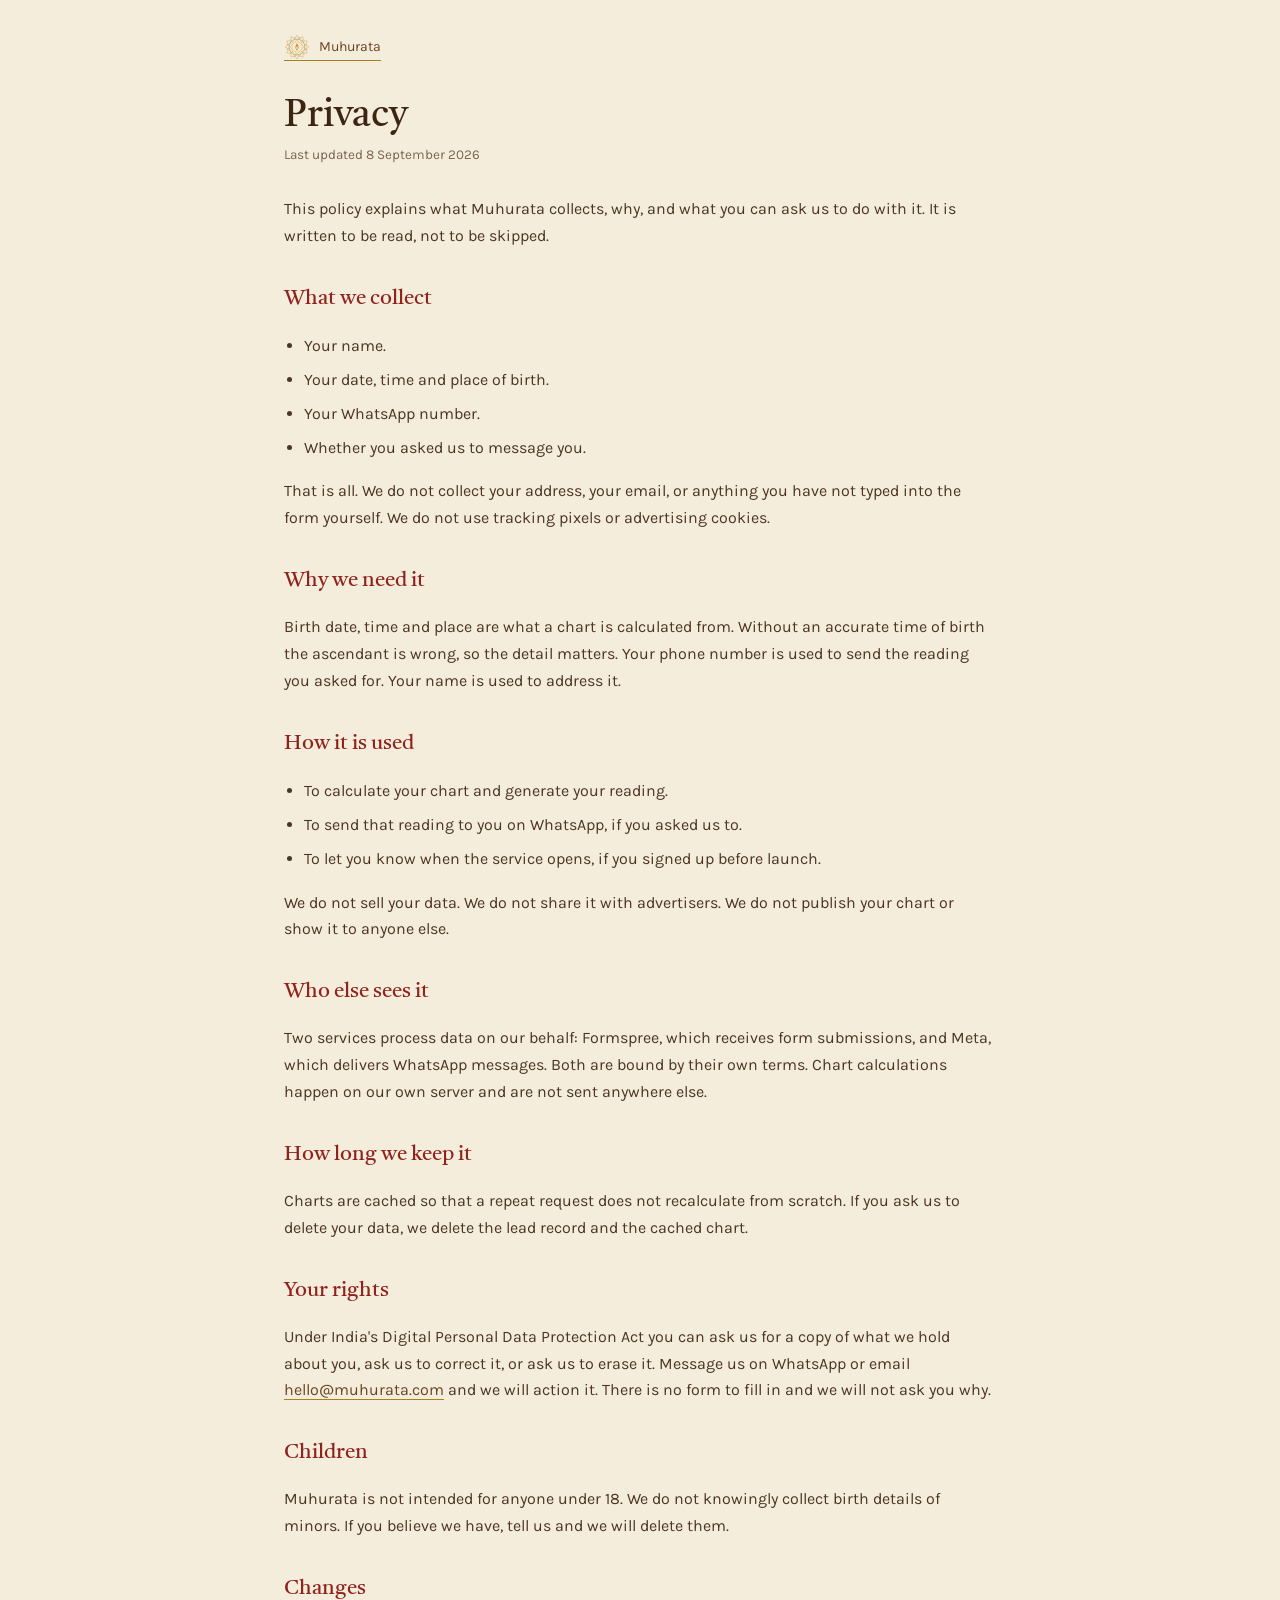
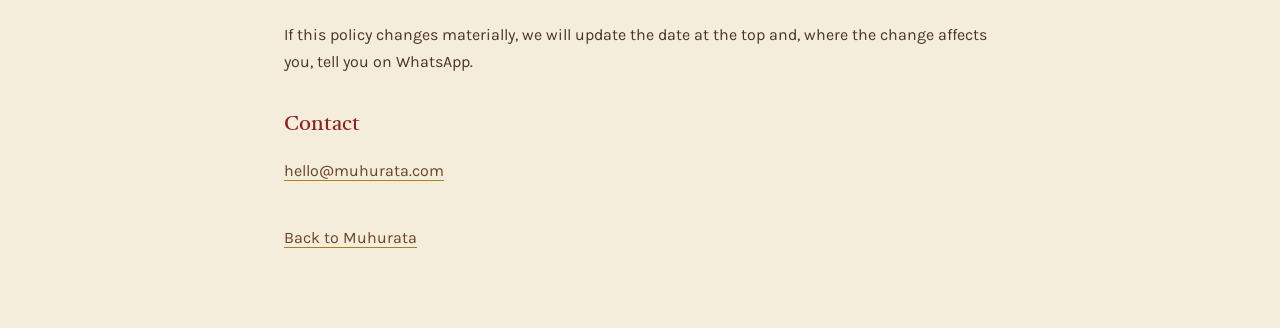
<file: privacy.html>
<!DOCTYPE html>
<html lang="en">
<head>
<meta charset="utf-8">
<meta name="viewport" content="width=device-width, initial-scale=1">
<title>Privacy — Muhurata</title>
<link rel="icon" href="muhurata-lotus.svg" type="image/svg+xml">
<link rel="preconnect" href="https://fonts.googleapis.com">
<link rel="preconnect" href="https://fonts.gstatic.com" crossorigin>
<link href="https://fonts.googleapis.com/css2?family=Tiro+Devanagari+Hindi:ital@0;1&family=Karla:wght@400;500;600;700&display=swap" rel="stylesheet">
<style>
:root{
  --wall:#F5EDDC;
  --wall-lit:#FCF7EB;
  --wall-shade:#EADEC5;
  --oxide:#9E4A34;
  --oxide-dk:#7F3728;
  --teak:#6A4423;
  --teak-dk:#3D2514;
  --brass:#A9801F;
  --brass-lt:#D8B457;
  --marigold:#DE8F22;
  --kumkum:#8F221C;
  --ink:#291A10;
  --rule:rgba(106,68,35,.18);
}
*{box-sizing:border-box}
html{-webkit-text-size-adjust:100%;scroll-behavior:smooth}
body{margin:0;color:var(--ink);background:var(--wall);overflow-x:hidden;
  font-family:"Karla",system-ui,sans-serif;font-size:17px;line-height:1.62}
h1,h2,h3,.brand,.pull{font-family:"Tiro Devanagari Hindi",Georgia,serif;font-weight:400}

/* ---------- toran ---------- */
.toran{display:block;width:100%;height:38px;background:var(--wall-lit)}

/* ---------- scroll thread ---------- */
.thread{position:fixed;top:0;left:14px;height:100vh;width:16px;z-index:9;pointer-events:none}
.thread path{fill:none;stroke:var(--brass);stroke-width:1.2;opacity:.5;
  stroke-dasharray:1200;stroke-dashoffset:1200}
@media (max-width:960px){.thread{display:none}}

/* ---------- room ---------- */
.room{position:relative;overflow:hidden;
  background:
    radial-gradient(80% 55% at 72% 6%, rgba(216,180,87,.26), transparent 64%),
    radial-gradient(60% 45% at 6% 34%, rgba(255,253,244,.8), transparent 72%),
    linear-gradient(180deg,var(--wall-lit) 0%,var(--wall) 46%,var(--wall-shade) 100%)}
.room::after{content:"";position:absolute;inset:0;pointer-events:none;opacity:.45;
  background-image:radial-gradient(rgba(106,68,35,.08) .5px,transparent .6px);background-size:4px 4px}
.stars{position:absolute;top:0;left:0;right:0;height:70%;z-index:1;pointer-events:none;will-change:transform}
.wrap{position:relative;z-index:3;max-width:1120px;margin:0 auto;padding:0 24px}

/* ---------- header / logo ---------- */
header{padding:20px 0 0}
.head-row{display:flex;align-items:center;gap:12px}
.logo{flex:none;overflow:visible}
.logo .ring{fill:none;stroke:var(--brass);stroke-width:1.2}
.logo .star{fill:none;stroke:var(--brass-lt);stroke-width:1.3;transform-origin:50px 50px}
.logo .fl{fill:var(--marigold)}
.logo .fl-core{fill:#FFF1CD}
.brand{font-size:25px;color:var(--teak-dk);letter-spacing:.4px;line-height:1}
.brand small{display:block;font-family:"Karla";font-size:10.5px;letter-spacing:2.4px;color:var(--brass);margin-top:3px}
.sound{margin-left:auto;display:inline-flex;align-items:center;gap:9px;cursor:pointer;
  background:rgba(255,252,242,.7);border:1px solid var(--rule);border-radius:999px;
  padding:7px 15px 7px 11px;font:inherit;font-size:13.5px;color:var(--teak)}
.sound:hover{border-color:var(--brass);background:#FFFCF0}
.sound:focus-visible{outline:2px solid var(--marigold);outline-offset:2px}
.bars{display:inline-flex;align-items:flex-end;gap:2px;height:13px}
.bars i{display:block;width:2px;height:4px;background:var(--brass);border-radius:1px}
.sound.on .bars i{animation:eq .9s ease-in-out infinite}
.sound.on .bars i:nth-child(2){animation-delay:.15s}
.sound.on .bars i:nth-child(3){animation-delay:.3s}
.sound.on .bars i:nth-child(4){animation-delay:.45s}
@keyframes eq{0%,100%{height:4px}50%{height:13px}}

/* ---------- hero ---------- */
.hero{display:grid;grid-template-columns:1.02fr .98fr;gap:44px;align-items:center;padding:30px 0 34px}
.pull{font-size:15.5px;font-style:italic;color:var(--kumkum);margin:0 0 8px}
h1{font-size:49px;line-height:1.12;margin:0 0 15px;color:var(--teak-dk);max-width:14ch}
.lede{font-size:18.5px;max-width:44ch;margin:0 0 26px;color:#4B3524}

/* rasi wheel */
.wheel-hold{display:flex;justify-content:center;position:relative}
.wheel{width:100%;max-width:420px;height:auto;overflow:visible}
.wheel .w-line{fill:none;stroke:var(--brass);stroke-width:1}
.wheel .w-fine{fill:none;stroke:var(--brass);stroke-width:.6;opacity:.55}
.wheel .w-strong{fill:none;stroke:var(--teak);stroke-width:1.3;opacity:.7}
.wheel .w-dot{fill:var(--brass)}
.wheel .w-accent{fill:none;stroke:var(--kumkum);stroke-width:1.1;opacity:.75}
#wOuter{transform-origin:200px 200px;will-change:transform}
#wNak{transform-origin:200px 200px;will-change:transform}
.wheel-glow{position:absolute;width:60%;padding-bottom:60%;border-radius:50%;
  background:radial-gradient(circle,rgba(216,180,87,.30),transparent 66%);filter:blur(6px);z-index:-1}

/* ---------- card ---------- */
.card{background:linear-gradient(180deg,#FFFCF3,#F9F0DC);border:1px solid var(--rule);
  border-top:3px solid var(--brass);border-radius:2px;padding:26px 24px 22px;
  box-shadow:0 20px 46px -34px rgba(61,37,20,.9),0 1px 0 rgba(255,255,255,.9) inset}
.card h2{font-size:22px;margin:0 0 4px;color:var(--teak-dk)}
.card .sub{font-size:14.5px;color:#6B5340;margin:0 0 18px}
.field{margin-bottom:14px}
.field label{display:block;font-size:14px;font-weight:600;margin-bottom:5px;color:var(--teak)}
.field input{width:100%;height:48px;padding:0 12px;font:inherit;font-size:16px;color:var(--ink);
  background:#FFFEF9;border:1px solid rgba(106,68,35,.28);border-radius:2px;
  -webkit-appearance:none;appearance:none;text-align:left;line-height:normal;
  display:block;min-width:0}
/* iOS renders date/time pickers with their own metrics - force them to match */
.field input[type="date"],.field input[type="time"]{
  padding:0 12px;min-height:48px;
  -webkit-appearance:none;appearance:none}
.field input::-webkit-date-and-time-value{text-align:left;margin:0;line-height:46px}
.field input::-webkit-calendar-picker-indicator{margin-left:auto;opacity:.55}
.field input:focus{outline:2px solid var(--marigold);outline-offset:1px;border-color:var(--brass)}
.two{display:grid;grid-template-columns:1fr 1fr;gap:12px}
.two>div{min-width:0}
.hint{font-size:13px;color:#7B6551;margin:-8px 0 14px}
.wa{display:flex;gap:9px;align-items:flex-start;margin:4px 0 16px;font-size:14.5px;color:#4B3524}
.wa input{margin-top:3px;accent-color:var(--kumkum)}
button.go{width:100%;padding:14px 18px;font:inherit;font-size:16.5px;font-weight:700;letter-spacing:.2px;
  color:#FFF6E2;background:linear-gradient(180deg,#A32720,var(--kumkum));border:0;border-radius:2px;cursor:pointer}
button.go:hover{background:linear-gradient(180deg,#8A201A,#741A15)}
button.go:focus-visible{outline:2px solid var(--marigold);outline-offset:2px}
.fine{font-size:12.5px;color:#7B6551;margin:11px 0 0;text-align:center}
.done{display:none}
.done h2{margin:0 0 8px}
.done p{margin:0 0 6px;font-size:15.5px;color:#4B3524}
.is-sent .form-body{display:none}
.is-sent .done{display:block}

/* ---------- floor ---------- */
.floor{position:relative;background:linear-gradient(180deg,var(--oxide),var(--oxide-dk));
  box-shadow:inset 0 8px 16px -10px rgba(0,0,0,.55)}
.floor::before{content:"";position:absolute;top:0;left:0;right:0;height:3px;
  background:linear-gradient(90deg,transparent,var(--brass-lt),transparent)}
.floor-in{max-width:1120px;margin:0 auto;padding:24px 24px 26px;display:flex;justify-content:center}
.kolam{width:100%;max-width:300px;height:auto}
.kolam .kd{fill:#F5EDDC;opacity:.8}
.kolam .kl{fill:none;stroke:#F5EDDC;stroke-width:1.8;stroke-linecap:round;opacity:.9}

/* ---------- sections ---------- */
.sec{max-width:1120px;margin:0 auto;padding:60px 24px 0}
.sec h2{font-size:30px;margin:0 0 6px;color:var(--teak-dk)}
.sec .say{font-size:16px;color:#6B5340;margin:0 0 26px;max-width:56ch}

.gets{display:grid;grid-template-columns:repeat(3,1fr)}
.get{padding:0 28px}
.get:first-child{padding-left:0}
.get:last-child{padding-right:0}
.get+.get{border-left:1px solid var(--rule)}
.get h3{font-size:20px;margin:10px 0 7px;color:var(--kumkum)}
.get p{margin:0;font-size:15.5px;color:#4B3524}

/* ---------- ishta devata ---------- */
.ishta{margin-top:64px;position:relative;background:linear-gradient(180deg,#FBF4E4,#F3E9D2);
  border:1px solid var(--rule);border-radius:2px;padding:34px 30px 30px}
.ishta h2{margin-bottom:6px}
.deities{display:grid;grid-template-columns:repeat(3,1fr);gap:2px;margin-top:24px;
  background:var(--rule);border:1px solid var(--rule)}
.d{background:#FCF7EA;padding:16px 16px 14px;display:flex;gap:13px;align-items:flex-start;
  opacity:0;transform:translateY(8px)}
.reveal .d{opacity:1;transform:none;transition:opacity .7s ease,transform .7s cubic-bezier(.2,.7,.3,1)}
.d svg{flex:none;margin-top:2px}
.d b{display:block;font-family:"Tiro Devanagari Hindi",Georgia,serif;font-weight:400;
  font-size:17px;color:var(--teak-dk);line-height:1.3}
.d span{font-size:13.5px;color:#6B5340}
.note{margin:22px 0 0;font-size:14.5px;color:#5C452F;max-width:66ch;
  border-left:3px solid var(--marigold);padding-left:14px}

/* ---------- trust ---------- */
.trust{margin-top:60px;background:var(--wall-shade);border-left:3px solid var(--brass);
  border-radius:2px;padding:28px 26px}
.trust h2{font-size:23px;margin:0 0 16px}
.trust ul{margin:0;padding:0;list-style:none}
.trust li{position:relative;padding-left:22px;margin-bottom:12px;font-size:15.5px;color:#45301E;max-width:70ch}
.trust li:last-child{margin-bottom:0}
.trust li::before{content:"";position:absolute;left:0;top:8px;width:8px;height:8px;
  background:var(--brass);transform:rotate(45deg)}

footer{max-width:1120px;margin:56px auto 0;padding:20px 24px 44px;border-top:1px solid var(--rule);
  font-size:13.5px;color:#7B6551;display:flex;gap:18px;flex-wrap:wrap;align-items:center}
footer a{color:var(--teak);text-decoration:none;border-bottom:1px solid var(--brass)}

/* section entrance: a quiet wipe, once */
.sec>*{clip-path:inset(0 0 0 0)}
.rise{opacity:0;transform:translateY(14px)}
.rise.in{opacity:1;transform:none;transition:opacity .8s ease,transform .8s cubic-bezier(.2,.7,.3,1)}

@media (prefers-reduced-motion:reduce){
  html{scroll-behavior:auto}
  .rise,.d{opacity:1!important;transform:none!important}
}

@media (max-width:900px){
  .hero{grid-template-columns:1fr;gap:14px;padding-top:20px}
  h1{font-size:35px;max-width:none}
  .wheel-hold{order:-1}
  .wheel{max-width:250px}
  .gets{grid-template-columns:1fr}
  .get{padding:20px 0}
  .get+.get{border-left:0;border-top:1px solid var(--rule)}
  .get:first-child{padding-top:0}
  .deities{grid-template-columns:1fr}
  .ishta{padding:26px 20px}
  .brand{font-size:22px}
}

.rd h2{font-size:24px;margin:0 0 16px;color:var(--teak-dk)}
.rd h3{font-size:17px;margin:22px 0 6px;color:var(--kumkum);
  font-family:"Tiro Devanagari Hindi",Georgia,serif;font-weight:400}
.rd p{margin:0;font-size:15.5px;color:#4B3524;line-height:1.62}
.rd-hi{display:grid;grid-template-columns:auto 1fr;gap:4px 14px;align-items:baseline;
  background:var(--wall-shade);padding:14px 16px;border-radius:2px;margin-bottom:6px}
.rd-hi span{font-size:12.5px;letter-spacing:1.4px;text-transform:uppercase;color:var(--brass)}
.rd-hi b{font-family:"Tiro Devanagari Hindi",Georgia,serif;font-weight:400;
  font-size:19px;color:var(--teak-dk)}
.rd-tw{overflow-x:auto;-webkit-overflow-scrolling:touch;margin-top:8px}
.rd-t{border-collapse:collapse;width:100%;font-size:13.5px;min-width:420px}
.rd-t th{text-align:left;font-weight:600;color:var(--brass);padding:7px 10px 7px 0;
  border-bottom:1px solid var(--rule);font-size:11.5px;letter-spacing:1.2px;text-transform:uppercase}
.rd-t td{padding:7px 10px 7px 0;border-bottom:1px solid rgba(106,68,35,.1);color:#4B3524}
.rd-t td:first-child{font-weight:600;color:var(--teak-dk);white-space:nowrap}
.rx{color:var(--kumkum);font-size:11px;vertical-align:super}
.rd-f{margin-top:22px;padding-top:14px;border-top:1px solid var(--rule);
  font-size:14px;color:#7B6551}
button.go:disabled{opacity:.65;cursor:default}

.doc{max-width:760px;margin:0 auto;padding:34px 24px 60px}
.doc h1{font-size:38px;margin:26px 0 6px;color:var(--teak-dk);
  font-family:"Tiro Devanagari Hindi",Georgia,serif;font-weight:400}
.doc .upd{font-size:13.5px;color:#7B6551;margin:0 0 30px}
.doc h2{font-size:21px;margin:32px 0 8px;color:var(--kumkum);
  font-family:"Tiro Devanagari Hindi",Georgia,serif;font-weight:400}
.doc p,.doc li{font-size:16px;color:#4B3524;line-height:1.68}
.doc ul{padding-left:20px}
.doc li{margin-bottom:7px}
.doc a{color:var(--teak);border-bottom:1px solid var(--brass);text-decoration:none}
.back{display:inline-flex;align-items:center;gap:9px;font-size:14px;color:var(--teak);
  text-decoration:none;margin-bottom:8px}
</style>
</head>
<body>
<div class="doc">
  <a class="back" href="/"><svg class="logo" width="26" height="26" viewBox="0 0 200 200" aria-label="Muhurata">
  
  <g class="ring">
  <path d="M 85.05,39.83 Q 81.69,36.34 100.00,8.00 Q 118.31,36.34 114.95,39.83 Z" fill="none" stroke="#A9801F" stroke-width="2.4" class="pt"/>
  <path d="M 117.14,40.42 Q 115.97,35.71 146.00,20.33 Q 147.69,54.02 143.03,55.37 Z" fill="none" stroke="#A9801F" stroke-width="2.4" class="pt"/>
  <path d="M 144.63,56.97 Q 145.98,52.31 179.67,54.00 Q 164.29,84.03 159.58,82.86 Z" fill="none" stroke="#A9801F" stroke-width="2.4" class="pt"/>
  <path d="M 160.17,85.05 Q 163.66,81.69 192.00,100.00 Q 163.66,118.31 160.17,114.95 Z" fill="none" stroke="#A9801F" stroke-width="2.4" class="pt"/>
  <path d="M 159.58,117.14 Q 164.29,115.97 179.67,146.00 Q 145.98,147.69 144.63,143.03 Z" fill="none" stroke="#A9801F" stroke-width="2.4" class="pt"/>
  <path d="M 143.03,144.63 Q 147.69,145.98 146.00,179.67 Q 115.97,164.29 117.14,159.58 Z" fill="none" stroke="#A9801F" stroke-width="2.4" class="pt"/>
  <path d="M 114.95,160.17 Q 118.31,163.66 100.00,192.00 Q 81.69,163.66 85.05,160.17 Z" fill="none" stroke="#A9801F" stroke-width="2.4" class="pt"/>
  <path d="M 82.86,159.58 Q 84.03,164.29 54.00,179.67 Q 52.31,145.98 56.97,144.63 Z" fill="none" stroke="#A9801F" stroke-width="2.4" class="pt"/>
  <path d="M 55.37,143.03 Q 54.02,147.69 20.33,146.00 Q 35.71,115.97 40.42,117.14 Z" fill="none" stroke="#A9801F" stroke-width="2.4" class="pt"/>
  <path d="M 39.83,114.95 Q 36.34,118.31 8.00,100.00 Q 36.34,81.69 39.83,85.05 Z" fill="none" stroke="#A9801F" stroke-width="2.4" class="pt"/>
  <path d="M 40.42,82.86 Q 35.71,84.03 20.33,54.00 Q 54.02,52.31 55.37,56.97 Z" fill="none" stroke="#A9801F" stroke-width="2.4" class="pt"/>
  <path d="M 56.97,55.37 Q 52.31,54.02 54.00,20.33 Q 84.03,35.71 82.86,40.42 Z" fill="none" stroke="#A9801F" stroke-width="2.4" class="pt"/>
  <path d="M 119.67,21.39 L 120.92,25.34 L 124.87,26.59 L 120.92,27.84 L 119.67,31.79 L 118.42,27.84 L 114.47,26.59 L 118.42,25.34 Z" fill="#C79E33"/>
  <path d="M 153.74,42.86 L 154.56,45.44 L 157.14,46.26 L 154.56,47.08 L 153.74,49.66 L 152.92,47.08 L 150.34,46.26 L 152.92,45.44 Z" fill="#C79E33"/>
  <path d="M 173.41,76.93 L 174.23,79.51 L 176.81,80.33 L 174.23,81.15 L 173.41,83.73 L 172.59,81.15 L 170.01,80.33 L 172.59,79.51 Z" fill="#C79E33"/>
  <path d="M 173.41,114.47 L 174.66,118.42 L 178.61,119.67 L 174.66,120.92 L 173.41,124.87 L 172.16,120.92 L 168.21,119.67 L 172.16,118.42 Z" fill="#C79E33"/>
  <path d="M 153.74,150.34 L 154.56,152.92 L 157.14,153.74 L 154.56,154.56 L 153.74,157.14 L 152.92,154.56 L 150.34,153.74 L 152.92,152.92 Z" fill="#C79E33"/>
  <path d="M 119.67,170.01 L 120.49,172.59 L 123.07,173.41 L 120.49,174.23 L 119.67,176.81 L 118.85,174.23 L 116.27,173.41 L 118.85,172.59 Z" fill="#C79E33"/>
  <path d="M 80.33,168.21 L 81.58,172.16 L 85.53,173.41 L 81.58,174.66 L 80.33,178.61 L 79.08,174.66 L 75.13,173.41 L 79.08,172.16 Z" fill="#C79E33"/>
  <path d="M 46.26,150.34 L 47.08,152.92 L 49.66,153.74 L 47.08,154.56 L 46.26,157.14 L 45.44,154.56 L 42.86,153.74 L 45.44,152.92 Z" fill="#C79E33"/>
  <path d="M 26.59,116.27 L 27.41,118.85 L 29.99,119.67 L 27.41,120.49 L 26.59,123.07 L 25.77,120.49 L 23.19,119.67 L 25.77,118.85 Z" fill="#C79E33"/>
  <path d="M 26.59,75.13 L 27.84,79.08 L 31.79,80.33 L 27.84,81.58 L 26.59,85.53 L 25.34,81.58 L 21.39,80.33 L 25.34,79.08 Z" fill="#C79E33"/>
  <path d="M 46.26,42.86 L 47.08,45.44 L 49.66,46.26 L 47.08,47.08 L 46.26,49.66 L 45.44,47.08 L 42.86,46.26 L 45.44,45.44 Z" fill="#C79E33"/>
  <path d="M 80.33,23.19 L 81.15,25.77 L 83.73,26.59 L 81.15,27.41 L 80.33,29.99 L 79.51,27.41 L 76.93,26.59 L 79.51,25.77 Z" fill="#C79E33"/>
</g>
  
  <circle cx="100" cy="100" r="60" fill="none" stroke="#A9801F" stroke-width="2.6"/>
  <rect x="62" y="62" width="76" height="76" transform="rotate(0 100 100)" fill="none" stroke="#C79E33" stroke-width="2.2"/>
  <rect x="62" y="62" width="76" height="76" transform="rotate(45 100 100)" fill="none" stroke="#C79E33" stroke-width="2.2"/>
  <path d="M100 72 C 115 90 116 107 106 122 C 102 128 98 128 94 122 C 84 107 85 90 100 72 Z" fill="#DE8F22" class="fl"/>
  <path d="M100 92 C 107 102 107 110 103 115 C 101.5 117 98.5 117 97 115 C 93 110 93 102 100 92 Z" fill="#FFF1CD"/>

</svg><span>Muhurata</span></a>
  <h1>Privacy</h1>
  <p class="upd">Last updated 8 September 2026</p>
  
<p>This policy explains what Muhurata collects, why, and what you can ask us to do
with it. It is written to be read, not to be skipped.</p>

<h2>What we collect</h2>
<ul>
  <li>Your name.</li>
  <li>Your date, time and place of birth.</li>
  <li>Your WhatsApp number.</li>
  <li>Whether you asked us to message you.</li>
</ul>
<p>That is all. We do not collect your address, your email, or anything you have
not typed into the form yourself. We do not use tracking pixels or advertising cookies.</p>

<h2>Why we need it</h2>
<p>Birth date, time and place are what a chart is calculated from. Without an accurate
time of birth the ascendant is wrong, so the detail matters. Your phone number is used
to send the reading you asked for. Your name is used to address it.</p>

<h2>How it is used</h2>
<ul>
  <li>To calculate your chart and generate your reading.</li>
  <li>To send that reading to you on WhatsApp, if you asked us to.</li>
  <li>To let you know when the service opens, if you signed up before launch.</li>
</ul>
<p>We do not sell your data. We do not share it with advertisers. We do not publish
your chart or show it to anyone else.</p>

<h2>Who else sees it</h2>
<p>Two services process data on our behalf: Formspree, which receives form
submissions, and Meta, which delivers WhatsApp messages. Both are bound by their own
terms. Chart calculations happen on our own server and are not sent anywhere else.</p>

<h2>How long we keep it</h2>
<p>Charts are cached so that a repeat request does not recalculate from scratch. If you
ask us to delete your data, we delete the lead record and the cached chart.</p>

<h2>Your rights</h2>
<p>Under India's Digital Personal Data Protection Act you can ask us for a copy of what
we hold about you, ask us to correct it, or ask us to erase it. Message us on WhatsApp or
email <a href="mailto:hello@muhurata.com">hello@muhurata.com</a> and we will action it.
There is no form to fill in and we will not ask you why.</p>

<h2>Children</h2>
<p>Muhurata is not intended for anyone under 18. We do not knowingly collect birth
details of minors. If you believe we have, tell us and we will delete them.</p>

<h2>Changes</h2>
<p>If this policy changes materially, we will update the date at the top and, where the
change affects you, tell you on WhatsApp.</p>

<h2>Contact</h2>
<p><a href="mailto:hello@muhurata.com">hello@muhurata.com</a></p>

  <p style="margin-top:40px"><a href="/">Back to Muhurata</a></p>
</div>
</body>
</html>
</file>
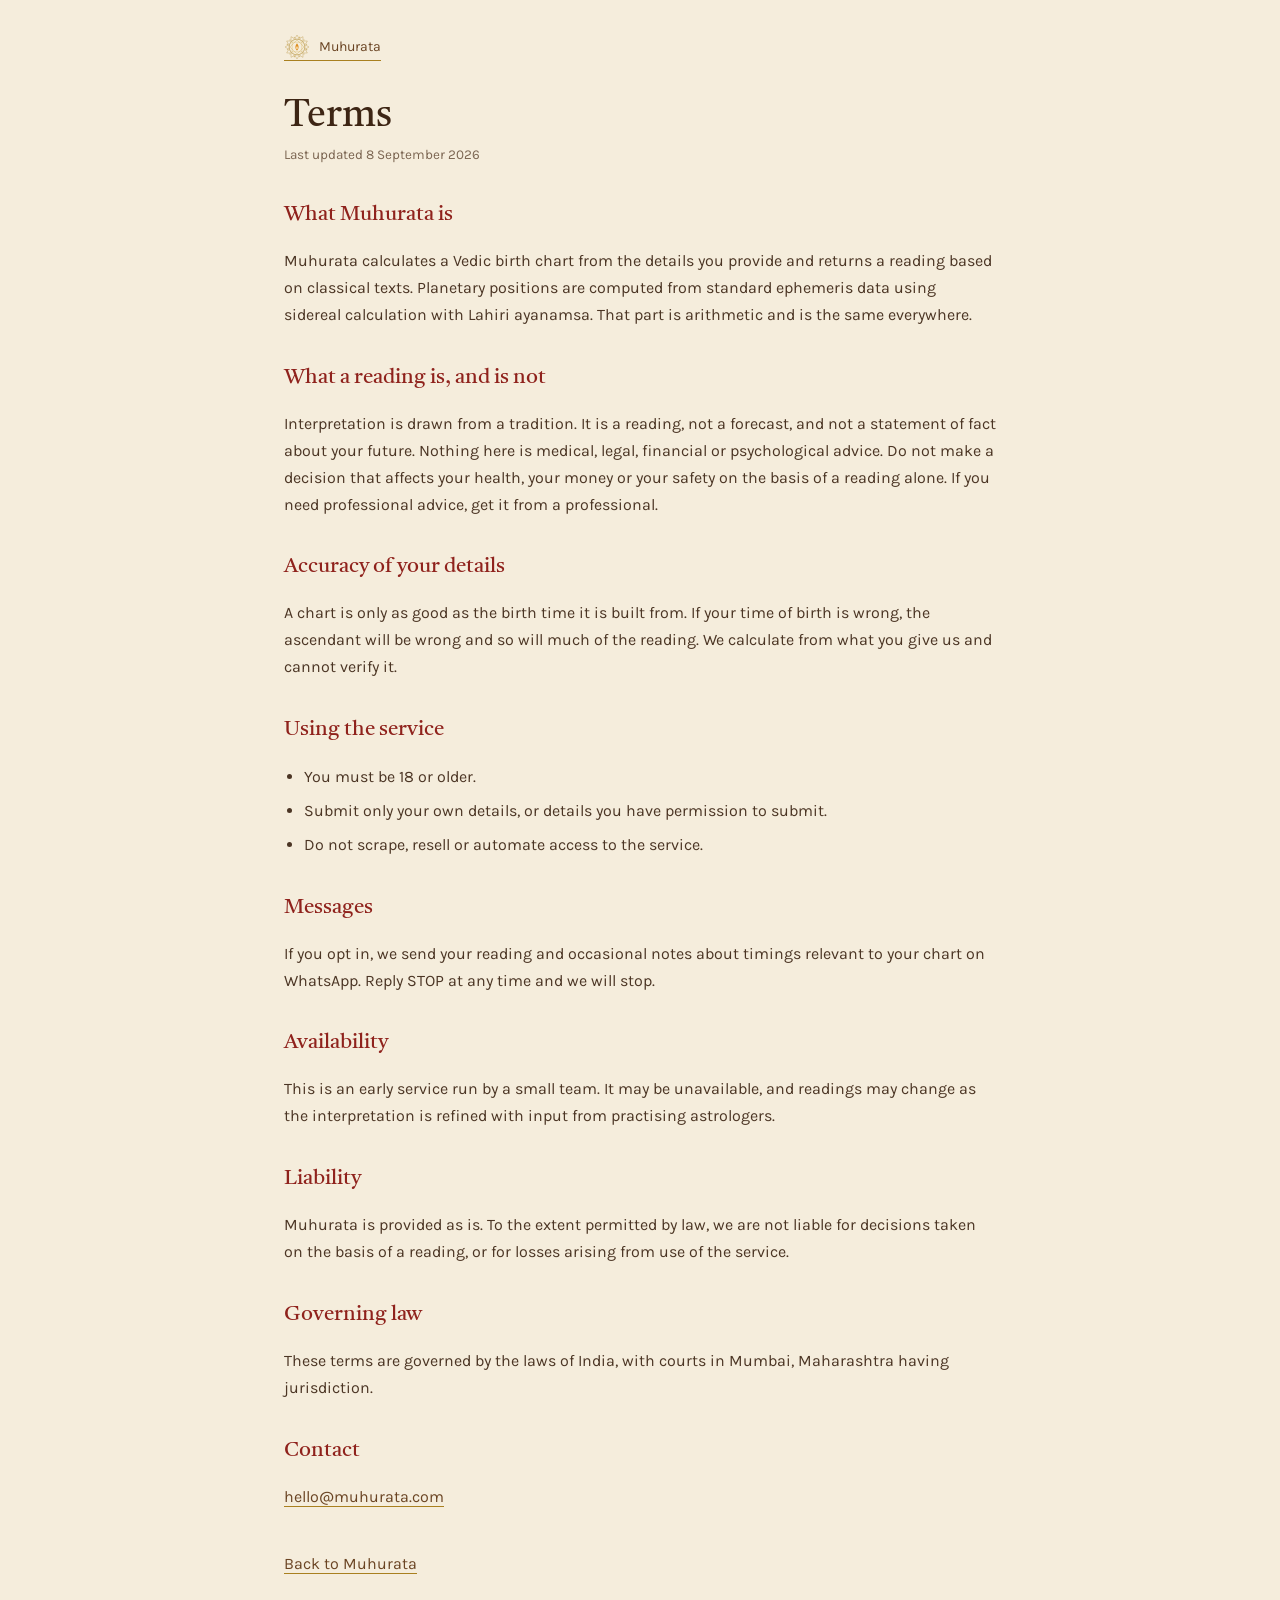
<file: terms.html>
<!DOCTYPE html>
<html lang="en">
<head>
<meta charset="utf-8">
<meta name="viewport" content="width=device-width, initial-scale=1">
<title>Terms — Muhurata</title>
<link rel="icon" href="muhurata-lotus.svg" type="image/svg+xml">
<link rel="preconnect" href="https://fonts.googleapis.com">
<link rel="preconnect" href="https://fonts.gstatic.com" crossorigin>
<link href="https://fonts.googleapis.com/css2?family=Tiro+Devanagari+Hindi:ital@0;1&family=Karla:wght@400;500;600;700&display=swap" rel="stylesheet">
<style>
:root{
  --wall:#F5EDDC;
  --wall-lit:#FCF7EB;
  --wall-shade:#EADEC5;
  --oxide:#9E4A34;
  --oxide-dk:#7F3728;
  --teak:#6A4423;
  --teak-dk:#3D2514;
  --brass:#A9801F;
  --brass-lt:#D8B457;
  --marigold:#DE8F22;
  --kumkum:#8F221C;
  --ink:#291A10;
  --rule:rgba(106,68,35,.18);
}
*{box-sizing:border-box}
html{-webkit-text-size-adjust:100%;scroll-behavior:smooth}
body{margin:0;color:var(--ink);background:var(--wall);overflow-x:hidden;
  font-family:"Karla",system-ui,sans-serif;font-size:17px;line-height:1.62}
h1,h2,h3,.brand,.pull{font-family:"Tiro Devanagari Hindi",Georgia,serif;font-weight:400}

/* ---------- toran ---------- */
.toran{display:block;width:100%;height:38px;background:var(--wall-lit)}

/* ---------- scroll thread ---------- */
.thread{position:fixed;top:0;left:14px;height:100vh;width:16px;z-index:9;pointer-events:none}
.thread path{fill:none;stroke:var(--brass);stroke-width:1.2;opacity:.5;
  stroke-dasharray:1200;stroke-dashoffset:1200}
@media (max-width:960px){.thread{display:none}}

/* ---------- room ---------- */
.room{position:relative;overflow:hidden;
  background:
    radial-gradient(80% 55% at 72% 6%, rgba(216,180,87,.26), transparent 64%),
    radial-gradient(60% 45% at 6% 34%, rgba(255,253,244,.8), transparent 72%),
    linear-gradient(180deg,var(--wall-lit) 0%,var(--wall) 46%,var(--wall-shade) 100%)}
.room::after{content:"";position:absolute;inset:0;pointer-events:none;opacity:.45;
  background-image:radial-gradient(rgba(106,68,35,.08) .5px,transparent .6px);background-size:4px 4px}
.stars{position:absolute;top:0;left:0;right:0;height:70%;z-index:1;pointer-events:none;will-change:transform}
.wrap{position:relative;z-index:3;max-width:1120px;margin:0 auto;padding:0 24px}

/* ---------- header / logo ---------- */
header{padding:20px 0 0}
.head-row{display:flex;align-items:center;gap:12px}
.logo{flex:none;overflow:visible}
.logo .ring{fill:none;stroke:var(--brass);stroke-width:1.2}
.logo .star{fill:none;stroke:var(--brass-lt);stroke-width:1.3;transform-origin:50px 50px}
.logo .fl{fill:var(--marigold)}
.logo .fl-core{fill:#FFF1CD}
.brand{font-size:25px;color:var(--teak-dk);letter-spacing:.4px;line-height:1}
.brand small{display:block;font-family:"Karla";font-size:10.5px;letter-spacing:2.4px;color:var(--brass);margin-top:3px}
.sound{margin-left:auto;display:inline-flex;align-items:center;gap:9px;cursor:pointer;
  background:rgba(255,252,242,.7);border:1px solid var(--rule);border-radius:999px;
  padding:7px 15px 7px 11px;font:inherit;font-size:13.5px;color:var(--teak)}
.sound:hover{border-color:var(--brass);background:#FFFCF0}
.sound:focus-visible{outline:2px solid var(--marigold);outline-offset:2px}
.bars{display:inline-flex;align-items:flex-end;gap:2px;height:13px}
.bars i{display:block;width:2px;height:4px;background:var(--brass);border-radius:1px}
.sound.on .bars i{animation:eq .9s ease-in-out infinite}
.sound.on .bars i:nth-child(2){animation-delay:.15s}
.sound.on .bars i:nth-child(3){animation-delay:.3s}
.sound.on .bars i:nth-child(4){animation-delay:.45s}
@keyframes eq{0%,100%{height:4px}50%{height:13px}}

/* ---------- hero ---------- */
.hero{display:grid;grid-template-columns:1.02fr .98fr;gap:44px;align-items:center;padding:30px 0 34px}
.pull{font-size:15.5px;font-style:italic;color:var(--kumkum);margin:0 0 8px}
h1{font-size:49px;line-height:1.12;margin:0 0 15px;color:var(--teak-dk);max-width:14ch}
.lede{font-size:18.5px;max-width:44ch;margin:0 0 26px;color:#4B3524}

/* rasi wheel */
.wheel-hold{display:flex;justify-content:center;position:relative}
.wheel{width:100%;max-width:420px;height:auto;overflow:visible}
.wheel .w-line{fill:none;stroke:var(--brass);stroke-width:1}
.wheel .w-fine{fill:none;stroke:var(--brass);stroke-width:.6;opacity:.55}
.wheel .w-strong{fill:none;stroke:var(--teak);stroke-width:1.3;opacity:.7}
.wheel .w-dot{fill:var(--brass)}
.wheel .w-accent{fill:none;stroke:var(--kumkum);stroke-width:1.1;opacity:.75}
#wOuter{transform-origin:200px 200px;will-change:transform}
#wNak{transform-origin:200px 200px;will-change:transform}
.wheel-glow{position:absolute;width:60%;padding-bottom:60%;border-radius:50%;
  background:radial-gradient(circle,rgba(216,180,87,.30),transparent 66%);filter:blur(6px);z-index:-1}

/* ---------- card ---------- */
.card{background:linear-gradient(180deg,#FFFCF3,#F9F0DC);border:1px solid var(--rule);
  border-top:3px solid var(--brass);border-radius:2px;padding:26px 24px 22px;
  box-shadow:0 20px 46px -34px rgba(61,37,20,.9),0 1px 0 rgba(255,255,255,.9) inset}
.card h2{font-size:22px;margin:0 0 4px;color:var(--teak-dk)}
.card .sub{font-size:14.5px;color:#6B5340;margin:0 0 18px}
.field{margin-bottom:14px}
.field label{display:block;font-size:14px;font-weight:600;margin-bottom:5px;color:var(--teak)}
.field input{width:100%;height:48px;padding:0 12px;font:inherit;font-size:16px;color:var(--ink);
  background:#FFFEF9;border:1px solid rgba(106,68,35,.28);border-radius:2px;
  -webkit-appearance:none;appearance:none;text-align:left;line-height:normal;
  display:block;min-width:0}
/* iOS renders date/time pickers with their own metrics - force them to match */
.field input[type="date"],.field input[type="time"]{
  padding:0 12px;min-height:48px;
  -webkit-appearance:none;appearance:none}
.field input::-webkit-date-and-time-value{text-align:left;margin:0;line-height:46px}
.field input::-webkit-calendar-picker-indicator{margin-left:auto;opacity:.55}
.field input:focus{outline:2px solid var(--marigold);outline-offset:1px;border-color:var(--brass)}
.two{display:grid;grid-template-columns:1fr 1fr;gap:12px}
.two>div{min-width:0}
.hint{font-size:13px;color:#7B6551;margin:-8px 0 14px}
.wa{display:flex;gap:9px;align-items:flex-start;margin:4px 0 16px;font-size:14.5px;color:#4B3524}
.wa input{margin-top:3px;accent-color:var(--kumkum)}
button.go{width:100%;padding:14px 18px;font:inherit;font-size:16.5px;font-weight:700;letter-spacing:.2px;
  color:#FFF6E2;background:linear-gradient(180deg,#A32720,var(--kumkum));border:0;border-radius:2px;cursor:pointer}
button.go:hover{background:linear-gradient(180deg,#8A201A,#741A15)}
button.go:focus-visible{outline:2px solid var(--marigold);outline-offset:2px}
.fine{font-size:12.5px;color:#7B6551;margin:11px 0 0;text-align:center}
.done{display:none}
.done h2{margin:0 0 8px}
.done p{margin:0 0 6px;font-size:15.5px;color:#4B3524}
.is-sent .form-body{display:none}
.is-sent .done{display:block}

/* ---------- floor ---------- */
.floor{position:relative;background:linear-gradient(180deg,var(--oxide),var(--oxide-dk));
  box-shadow:inset 0 8px 16px -10px rgba(0,0,0,.55)}
.floor::before{content:"";position:absolute;top:0;left:0;right:0;height:3px;
  background:linear-gradient(90deg,transparent,var(--brass-lt),transparent)}
.floor-in{max-width:1120px;margin:0 auto;padding:24px 24px 26px;display:flex;justify-content:center}
.kolam{width:100%;max-width:300px;height:auto}
.kolam .kd{fill:#F5EDDC;opacity:.8}
.kolam .kl{fill:none;stroke:#F5EDDC;stroke-width:1.8;stroke-linecap:round;opacity:.9}

/* ---------- sections ---------- */
.sec{max-width:1120px;margin:0 auto;padding:60px 24px 0}
.sec h2{font-size:30px;margin:0 0 6px;color:var(--teak-dk)}
.sec .say{font-size:16px;color:#6B5340;margin:0 0 26px;max-width:56ch}

.gets{display:grid;grid-template-columns:repeat(3,1fr)}
.get{padding:0 28px}
.get:first-child{padding-left:0}
.get:last-child{padding-right:0}
.get+.get{border-left:1px solid var(--rule)}
.get h3{font-size:20px;margin:10px 0 7px;color:var(--kumkum)}
.get p{margin:0;font-size:15.5px;color:#4B3524}

/* ---------- ishta devata ---------- */
.ishta{margin-top:64px;position:relative;background:linear-gradient(180deg,#FBF4E4,#F3E9D2);
  border:1px solid var(--rule);border-radius:2px;padding:34px 30px 30px}
.ishta h2{margin-bottom:6px}
.deities{display:grid;grid-template-columns:repeat(3,1fr);gap:2px;margin-top:24px;
  background:var(--rule);border:1px solid var(--rule)}
.d{background:#FCF7EA;padding:16px 16px 14px;display:flex;gap:13px;align-items:flex-start;
  opacity:0;transform:translateY(8px)}
.reveal .d{opacity:1;transform:none;transition:opacity .7s ease,transform .7s cubic-bezier(.2,.7,.3,1)}
.d svg{flex:none;margin-top:2px}
.d b{display:block;font-family:"Tiro Devanagari Hindi",Georgia,serif;font-weight:400;
  font-size:17px;color:var(--teak-dk);line-height:1.3}
.d span{font-size:13.5px;color:#6B5340}
.note{margin:22px 0 0;font-size:14.5px;color:#5C452F;max-width:66ch;
  border-left:3px solid var(--marigold);padding-left:14px}

/* ---------- trust ---------- */
.trust{margin-top:60px;background:var(--wall-shade);border-left:3px solid var(--brass);
  border-radius:2px;padding:28px 26px}
.trust h2{font-size:23px;margin:0 0 16px}
.trust ul{margin:0;padding:0;list-style:none}
.trust li{position:relative;padding-left:22px;margin-bottom:12px;font-size:15.5px;color:#45301E;max-width:70ch}
.trust li:last-child{margin-bottom:0}
.trust li::before{content:"";position:absolute;left:0;top:8px;width:8px;height:8px;
  background:var(--brass);transform:rotate(45deg)}

footer{max-width:1120px;margin:56px auto 0;padding:20px 24px 44px;border-top:1px solid var(--rule);
  font-size:13.5px;color:#7B6551;display:flex;gap:18px;flex-wrap:wrap;align-items:center}
footer a{color:var(--teak);text-decoration:none;border-bottom:1px solid var(--brass)}

/* section entrance: a quiet wipe, once */
.sec>*{clip-path:inset(0 0 0 0)}
.rise{opacity:0;transform:translateY(14px)}
.rise.in{opacity:1;transform:none;transition:opacity .8s ease,transform .8s cubic-bezier(.2,.7,.3,1)}

@media (prefers-reduced-motion:reduce){
  html{scroll-behavior:auto}
  .rise,.d{opacity:1!important;transform:none!important}
}

@media (max-width:900px){
  .hero{grid-template-columns:1fr;gap:14px;padding-top:20px}
  h1{font-size:35px;max-width:none}
  .wheel-hold{order:-1}
  .wheel{max-width:250px}
  .gets{grid-template-columns:1fr}
  .get{padding:20px 0}
  .get+.get{border-left:0;border-top:1px solid var(--rule)}
  .get:first-child{padding-top:0}
  .deities{grid-template-columns:1fr}
  .ishta{padding:26px 20px}
  .brand{font-size:22px}
}

.rd h2{font-size:24px;margin:0 0 16px;color:var(--teak-dk)}
.rd h3{font-size:17px;margin:22px 0 6px;color:var(--kumkum);
  font-family:"Tiro Devanagari Hindi",Georgia,serif;font-weight:400}
.rd p{margin:0;font-size:15.5px;color:#4B3524;line-height:1.62}
.rd-hi{display:grid;grid-template-columns:auto 1fr;gap:4px 14px;align-items:baseline;
  background:var(--wall-shade);padding:14px 16px;border-radius:2px;margin-bottom:6px}
.rd-hi span{font-size:12.5px;letter-spacing:1.4px;text-transform:uppercase;color:var(--brass)}
.rd-hi b{font-family:"Tiro Devanagari Hindi",Georgia,serif;font-weight:400;
  font-size:19px;color:var(--teak-dk)}
.rd-tw{overflow-x:auto;-webkit-overflow-scrolling:touch;margin-top:8px}
.rd-t{border-collapse:collapse;width:100%;font-size:13.5px;min-width:420px}
.rd-t th{text-align:left;font-weight:600;color:var(--brass);padding:7px 10px 7px 0;
  border-bottom:1px solid var(--rule);font-size:11.5px;letter-spacing:1.2px;text-transform:uppercase}
.rd-t td{padding:7px 10px 7px 0;border-bottom:1px solid rgba(106,68,35,.1);color:#4B3524}
.rd-t td:first-child{font-weight:600;color:var(--teak-dk);white-space:nowrap}
.rx{color:var(--kumkum);font-size:11px;vertical-align:super}
.rd-f{margin-top:22px;padding-top:14px;border-top:1px solid var(--rule);
  font-size:14px;color:#7B6551}
button.go:disabled{opacity:.65;cursor:default}

.doc{max-width:760px;margin:0 auto;padding:34px 24px 60px}
.doc h1{font-size:38px;margin:26px 0 6px;color:var(--teak-dk);
  font-family:"Tiro Devanagari Hindi",Georgia,serif;font-weight:400}
.doc .upd{font-size:13.5px;color:#7B6551;margin:0 0 30px}
.doc h2{font-size:21px;margin:32px 0 8px;color:var(--kumkum);
  font-family:"Tiro Devanagari Hindi",Georgia,serif;font-weight:400}
.doc p,.doc li{font-size:16px;color:#4B3524;line-height:1.68}
.doc ul{padding-left:20px}
.doc li{margin-bottom:7px}
.doc a{color:var(--teak);border-bottom:1px solid var(--brass);text-decoration:none}
.back{display:inline-flex;align-items:center;gap:9px;font-size:14px;color:var(--teak);
  text-decoration:none;margin-bottom:8px}
</style>
</head>
<body>
<div class="doc">
  <a class="back" href="/"><svg class="logo" width="26" height="26" viewBox="0 0 200 200" aria-label="Muhurata">
  
  <g class="ring">
  <path d="M 85.05,39.83 Q 81.69,36.34 100.00,8.00 Q 118.31,36.34 114.95,39.83 Z" fill="none" stroke="#A9801F" stroke-width="2.4" class="pt"/>
  <path d="M 117.14,40.42 Q 115.97,35.71 146.00,20.33 Q 147.69,54.02 143.03,55.37 Z" fill="none" stroke="#A9801F" stroke-width="2.4" class="pt"/>
  <path d="M 144.63,56.97 Q 145.98,52.31 179.67,54.00 Q 164.29,84.03 159.58,82.86 Z" fill="none" stroke="#A9801F" stroke-width="2.4" class="pt"/>
  <path d="M 160.17,85.05 Q 163.66,81.69 192.00,100.00 Q 163.66,118.31 160.17,114.95 Z" fill="none" stroke="#A9801F" stroke-width="2.4" class="pt"/>
  <path d="M 159.58,117.14 Q 164.29,115.97 179.67,146.00 Q 145.98,147.69 144.63,143.03 Z" fill="none" stroke="#A9801F" stroke-width="2.4" class="pt"/>
  <path d="M 143.03,144.63 Q 147.69,145.98 146.00,179.67 Q 115.97,164.29 117.14,159.58 Z" fill="none" stroke="#A9801F" stroke-width="2.4" class="pt"/>
  <path d="M 114.95,160.17 Q 118.31,163.66 100.00,192.00 Q 81.69,163.66 85.05,160.17 Z" fill="none" stroke="#A9801F" stroke-width="2.4" class="pt"/>
  <path d="M 82.86,159.58 Q 84.03,164.29 54.00,179.67 Q 52.31,145.98 56.97,144.63 Z" fill="none" stroke="#A9801F" stroke-width="2.4" class="pt"/>
  <path d="M 55.37,143.03 Q 54.02,147.69 20.33,146.00 Q 35.71,115.97 40.42,117.14 Z" fill="none" stroke="#A9801F" stroke-width="2.4" class="pt"/>
  <path d="M 39.83,114.95 Q 36.34,118.31 8.00,100.00 Q 36.34,81.69 39.83,85.05 Z" fill="none" stroke="#A9801F" stroke-width="2.4" class="pt"/>
  <path d="M 40.42,82.86 Q 35.71,84.03 20.33,54.00 Q 54.02,52.31 55.37,56.97 Z" fill="none" stroke="#A9801F" stroke-width="2.4" class="pt"/>
  <path d="M 56.97,55.37 Q 52.31,54.02 54.00,20.33 Q 84.03,35.71 82.86,40.42 Z" fill="none" stroke="#A9801F" stroke-width="2.4" class="pt"/>
  <path d="M 119.67,21.39 L 120.92,25.34 L 124.87,26.59 L 120.92,27.84 L 119.67,31.79 L 118.42,27.84 L 114.47,26.59 L 118.42,25.34 Z" fill="#C79E33"/>
  <path d="M 153.74,42.86 L 154.56,45.44 L 157.14,46.26 L 154.56,47.08 L 153.74,49.66 L 152.92,47.08 L 150.34,46.26 L 152.92,45.44 Z" fill="#C79E33"/>
  <path d="M 173.41,76.93 L 174.23,79.51 L 176.81,80.33 L 174.23,81.15 L 173.41,83.73 L 172.59,81.15 L 170.01,80.33 L 172.59,79.51 Z" fill="#C79E33"/>
  <path d="M 173.41,114.47 L 174.66,118.42 L 178.61,119.67 L 174.66,120.92 L 173.41,124.87 L 172.16,120.92 L 168.21,119.67 L 172.16,118.42 Z" fill="#C79E33"/>
  <path d="M 153.74,150.34 L 154.56,152.92 L 157.14,153.74 L 154.56,154.56 L 153.74,157.14 L 152.92,154.56 L 150.34,153.74 L 152.92,152.92 Z" fill="#C79E33"/>
  <path d="M 119.67,170.01 L 120.49,172.59 L 123.07,173.41 L 120.49,174.23 L 119.67,176.81 L 118.85,174.23 L 116.27,173.41 L 118.85,172.59 Z" fill="#C79E33"/>
  <path d="M 80.33,168.21 L 81.58,172.16 L 85.53,173.41 L 81.58,174.66 L 80.33,178.61 L 79.08,174.66 L 75.13,173.41 L 79.08,172.16 Z" fill="#C79E33"/>
  <path d="M 46.26,150.34 L 47.08,152.92 L 49.66,153.74 L 47.08,154.56 L 46.26,157.14 L 45.44,154.56 L 42.86,153.74 L 45.44,152.92 Z" fill="#C79E33"/>
  <path d="M 26.59,116.27 L 27.41,118.85 L 29.99,119.67 L 27.41,120.49 L 26.59,123.07 L 25.77,120.49 L 23.19,119.67 L 25.77,118.85 Z" fill="#C79E33"/>
  <path d="M 26.59,75.13 L 27.84,79.08 L 31.79,80.33 L 27.84,81.58 L 26.59,85.53 L 25.34,81.58 L 21.39,80.33 L 25.34,79.08 Z" fill="#C79E33"/>
  <path d="M 46.26,42.86 L 47.08,45.44 L 49.66,46.26 L 47.08,47.08 L 46.26,49.66 L 45.44,47.08 L 42.86,46.26 L 45.44,45.44 Z" fill="#C79E33"/>
  <path d="M 80.33,23.19 L 81.15,25.77 L 83.73,26.59 L 81.15,27.41 L 80.33,29.99 L 79.51,27.41 L 76.93,26.59 L 79.51,25.77 Z" fill="#C79E33"/>
</g>
  
  <circle cx="100" cy="100" r="60" fill="none" stroke="#A9801F" stroke-width="2.6"/>
  <rect x="62" y="62" width="76" height="76" transform="rotate(0 100 100)" fill="none" stroke="#C79E33" stroke-width="2.2"/>
  <rect x="62" y="62" width="76" height="76" transform="rotate(45 100 100)" fill="none" stroke="#C79E33" stroke-width="2.2"/>
  <path d="M100 72 C 115 90 116 107 106 122 C 102 128 98 128 94 122 C 84 107 85 90 100 72 Z" fill="#DE8F22" class="fl"/>
  <path d="M100 92 C 107 102 107 110 103 115 C 101.5 117 98.5 117 97 115 C 93 110 93 102 100 92 Z" fill="#FFF1CD"/>

</svg><span>Muhurata</span></a>
  <h1>Terms</h1>
  <p class="upd">Last updated 8 September 2026</p>
  
<h2>What Muhurata is</h2>
<p>Muhurata calculates a Vedic birth chart from the details you provide and returns a
reading based on classical texts. Planetary positions are computed from standard
ephemeris data using sidereal calculation with Lahiri ayanamsa. That part is arithmetic
and is the same everywhere.</p>

<h2>What a reading is, and is not</h2>
<p>Interpretation is drawn from a tradition. It is a reading, not a forecast, and not a
statement of fact about your future. Nothing here is medical, legal, financial or
psychological advice. Do not make a decision that affects your health, your money or
your safety on the basis of a reading alone. If you need professional advice, get it
from a professional.</p>

<h2>Accuracy of your details</h2>
<p>A chart is only as good as the birth time it is built from. If your time of birth is
wrong, the ascendant will be wrong and so will much of the reading. We calculate from
what you give us and cannot verify it.</p>

<h2>Using the service</h2>
<ul>
  <li>You must be 18 or older.</li>
  <li>Submit only your own details, or details you have permission to submit.</li>
  <li>Do not scrape, resell or automate access to the service.</li>
</ul>

<h2>Messages</h2>
<p>If you opt in, we send your reading and occasional notes about timings relevant to
your chart on WhatsApp. Reply STOP at any time and we will stop.</p>

<h2>Availability</h2>
<p>This is an early service run by a small team. It may be unavailable, and readings
may change as the interpretation is refined with input from practising astrologers.</p>

<h2>Liability</h2>
<p>Muhurata is provided as is. To the extent permitted by law, we are not liable for
decisions taken on the basis of a reading, or for losses arising from use of the service.</p>

<h2>Governing law</h2>
<p>These terms are governed by the laws of India, with courts in Mumbai, Maharashtra
having jurisdiction.</p>

<h2>Contact</h2>
<p><a href="mailto:hello@muhurata.com">hello@muhurata.com</a></p>

  <p style="margin-top:40px"><a href="/">Back to Muhurata</a></p>
</div>
</body>
</html>
</file>
